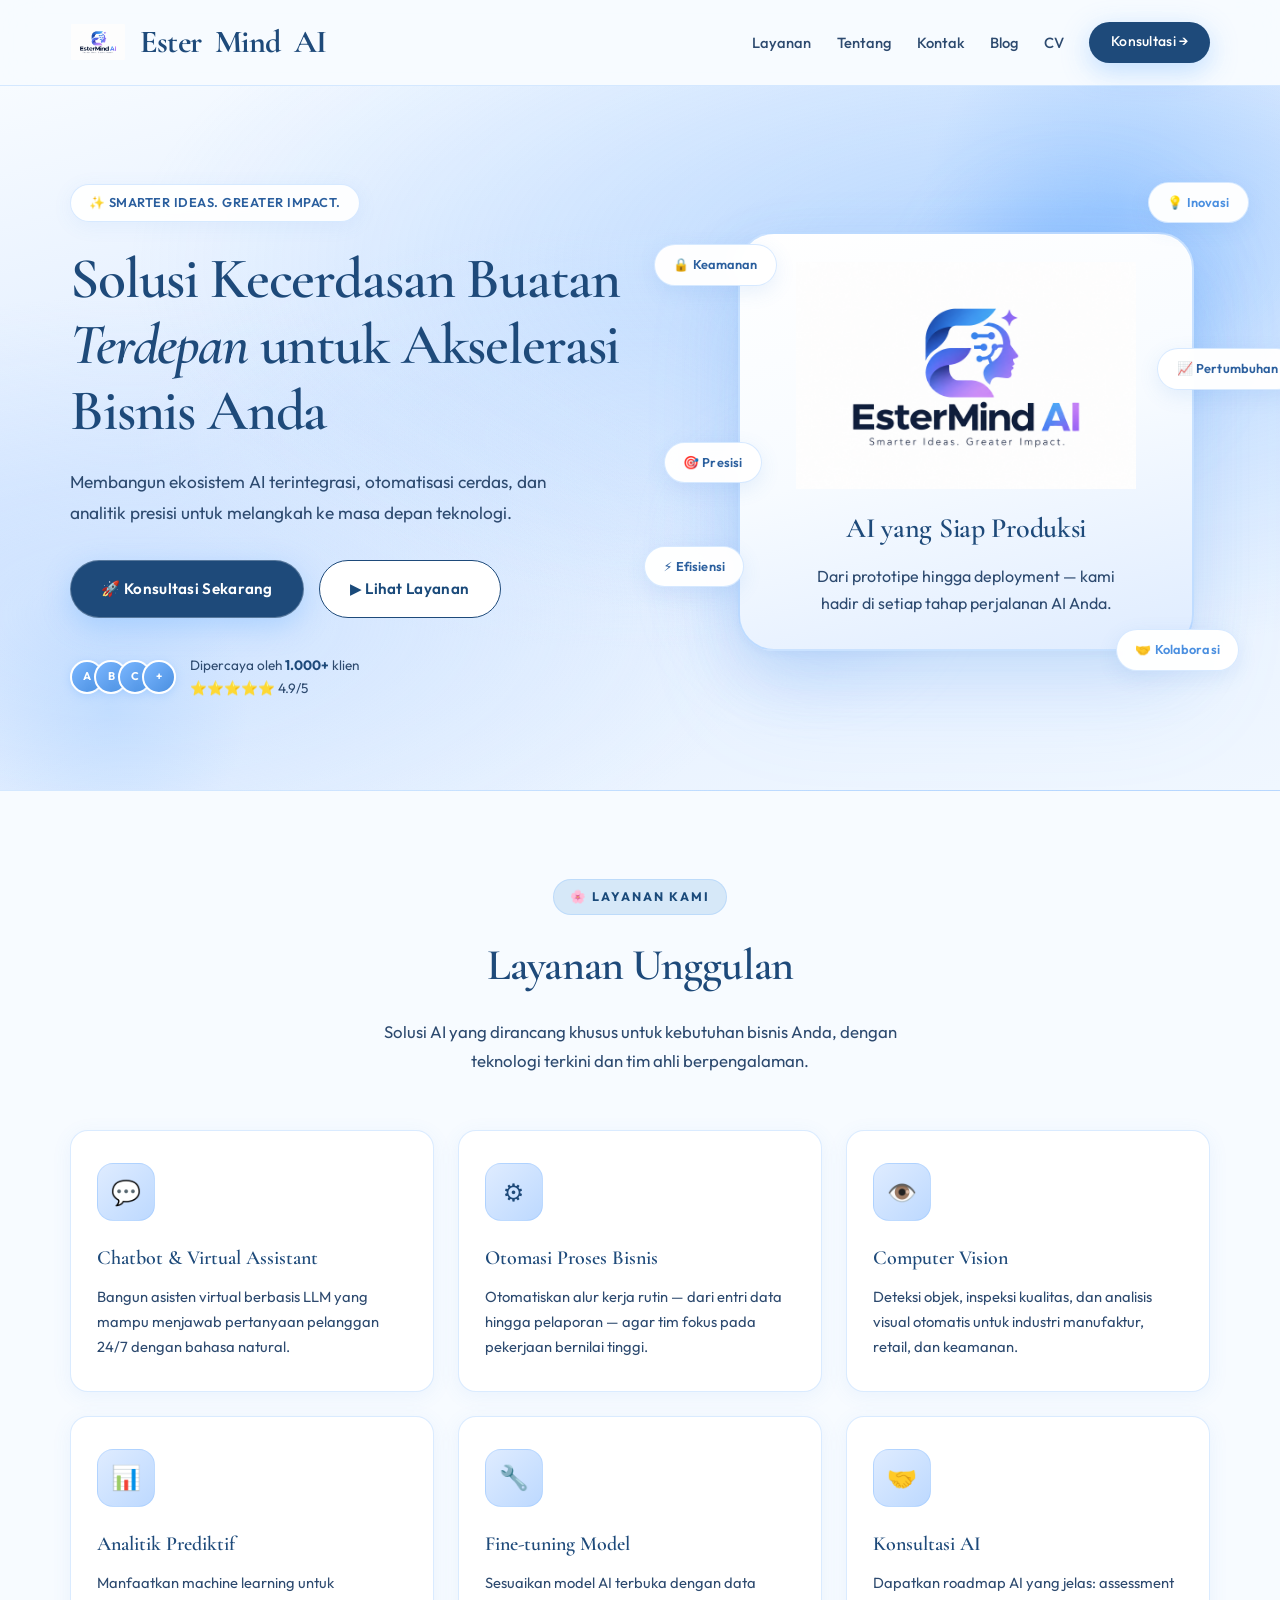
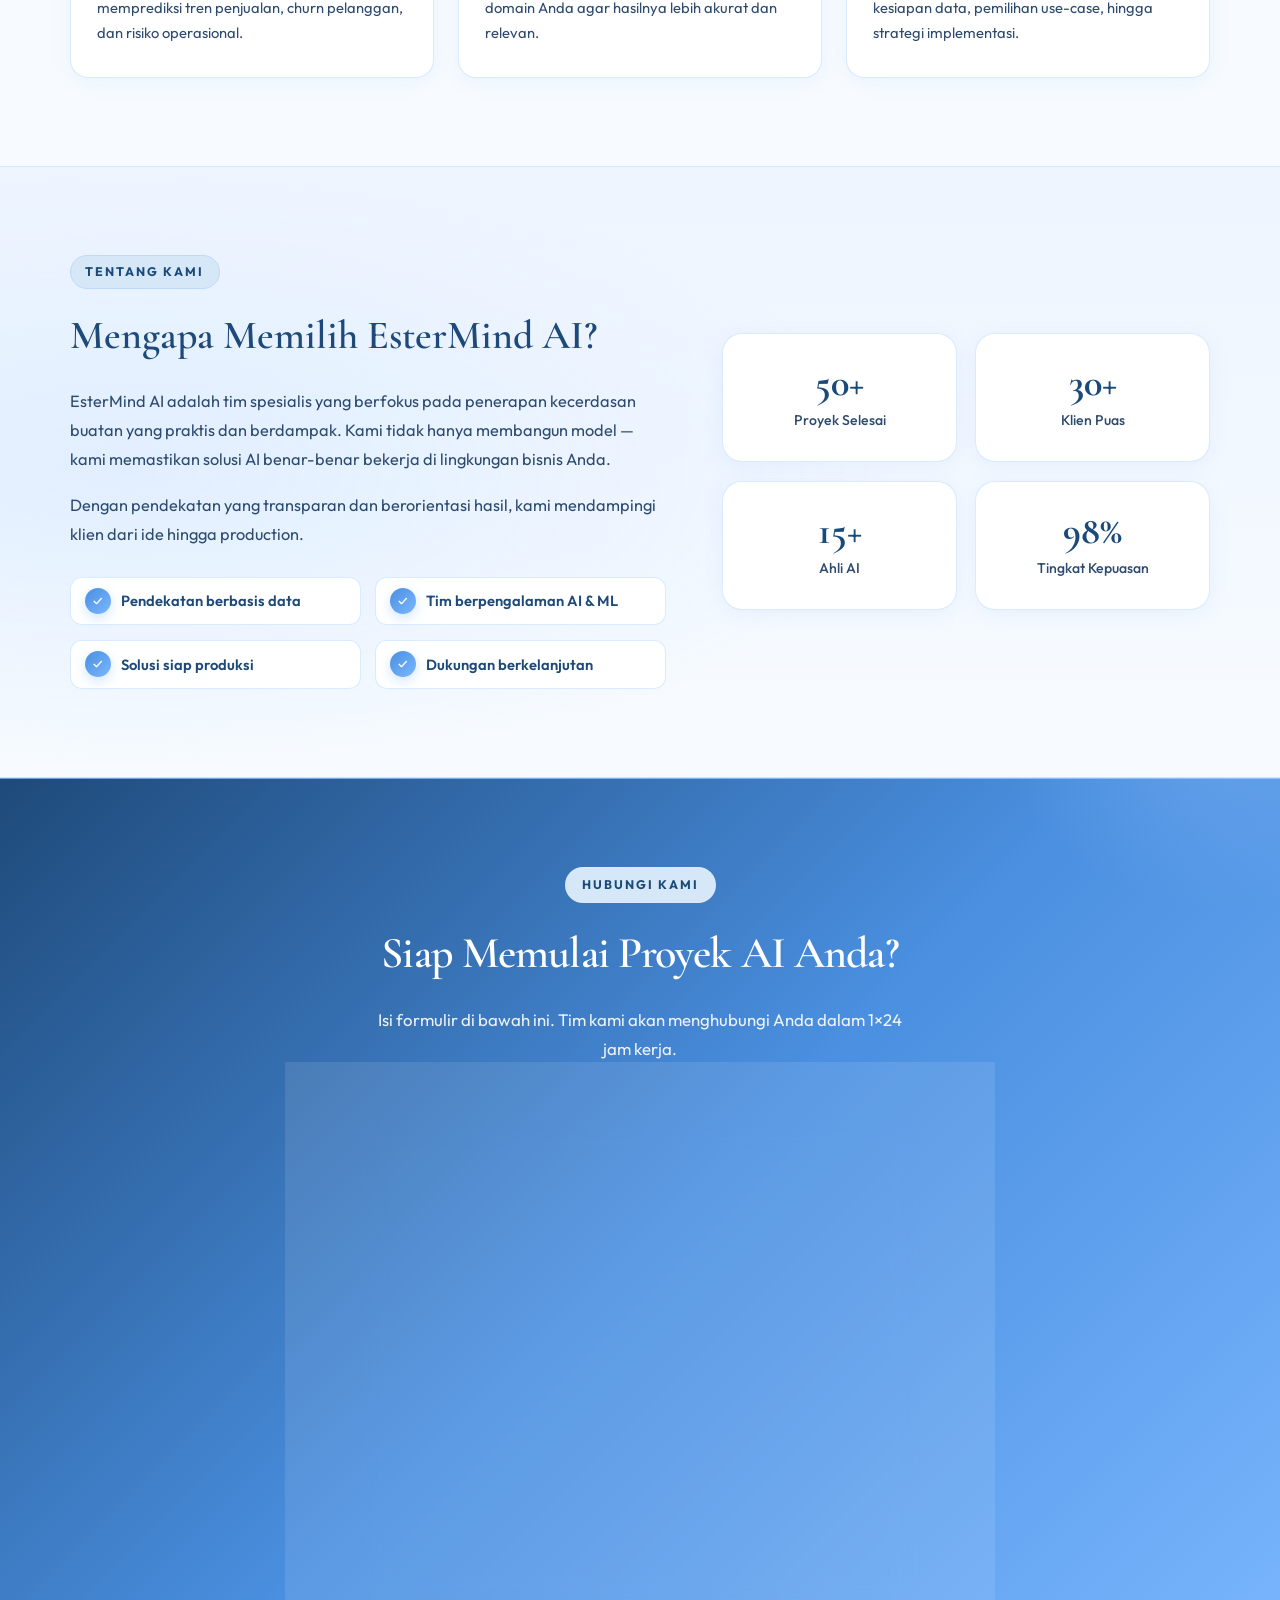
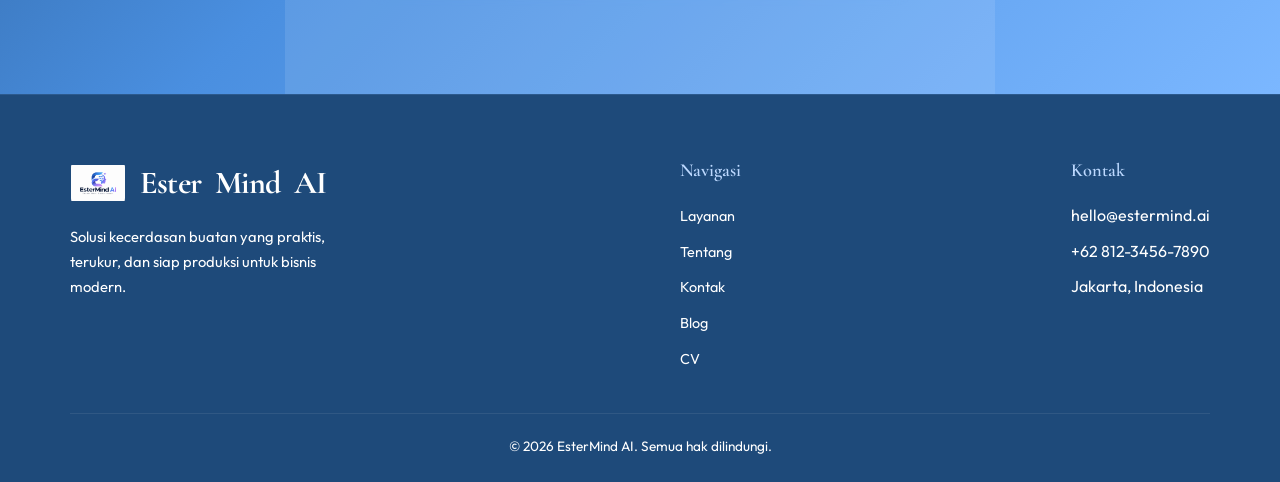
<file: index.html>
<!DOCTYPE html>
<html lang="id">
<head>
  <meta charset="UTF-8">
  <meta name="viewport" content="width=device-width, initial-scale=1.0">
  <title>EsterMind AI — Solusi Kecerdasan Buatan untuk Bisnis Anda</title>
  <meta name="description" content="EsterMind AI menyediakan jasa chatbot, otomasi proses, computer vision, dan konsultasi AI untuk mendorong pertumbuhan bisnis.">
  <link rel="stylesheet" href="assets/css/style.css">
</head>
<body>

  <!-- ========== NAVBAR: navigasi utama sticky ========== -->
  <header class="navbar">
    <div class="nav-container">
      <a href="index.html" class="logo">
        <div class="logo-mark">
          <img src="assets/img/estermind.png" alt="" aria-hidden="true">
        </div>
        Ester<span>Mind</span> AI
      </a>

      <nav aria-label="Navigasi utama">
        <ul class="nav-links" id="navLinks">
          <li><a href="#layanan">Layanan</a></li>
          <li><a href="#tentang">Tentang</a></li>
          <li><a href="#kontak">Kontak</a></li>
          <li><a href="blog.html">Blog</a></li>
          <li><a href="cv.html">CV</a></li>
          <li><a href="#kontak" class="btn btn-primary btn-nav-cta">Konsultasi →</a></li>
        </ul>
      </nav>

      <button class="hamburger" id="hamburger" type="button" aria-label="Buka menu navigasi" aria-expanded="false" aria-controls="navLinks">
        <span></span>
        <span></span>
        <span></span>
      </button>
    </div>
  </header>

  <main id="main-content">

  <!-- ========== HERO: headline + visual brand ========== -->
  <section class="hero">
    <div class="container hero-content">
      <div class="hero-text">
        <span class="badge">✨ Smarter Ideas. Greater Impact.</span>
        <h1>
          Solusi Kecerdasan Buatan <span class="highlight">Terdepan</span> untuk Akselerasi Bisnis Anda
        </h1>
        <p>
          Membangun ekosistem AI terintegrasi, otomatisasi cerdas, dan analitik presisi untuk melangkah ke masa depan teknologi.
        </p>
        <div class="hero-buttons">
          <a href="#kontak" class="btn btn-primary">🚀 Konsultasi Sekarang</a>
          <a href="#layanan" class="btn btn-outline">▶ Lihat Layanan</a>
        </div>
        <div class="hero-trust">
          <div class="hero-avatars">
            <span>A</span>
            <span>B</span>
            <span>C</span>
            <span>+</span>
          </div>
          <div>
            Dipercaya oleh <strong>1.000+</strong> klien<br>
            ⭐⭐⭐⭐⭐ 4.9/5
          </div>
        </div>
      </div>

      <div class="hero-visual">
        <div class="blob blob-1"></div>
        <div class="blob blob-2"></div>
        <div class="blob blob-3"></div>

        <div class="float-pill float-pill-1">💡 Inovasi</div>
        <div class="float-pill float-pill-2">⚡ Efisiensi</div>
        <div class="float-pill float-pill-3">📈 Pertumbuhan</div>
        <div class="float-pill float-pill-4">🔒 Keamanan</div>
        <div class="float-pill float-pill-5">🤝 Kolaborasi</div>
        <div class="float-pill float-pill-6">🎯 Presisi</div>

        <div class="hero-card">
          <div class="icon-circle">
            <img src="assets/img/estermind.png" alt="" aria-hidden="true">
          </div>
          <h2 class="hero-card-title">AI yang Siap Produksi</h2>
          <p>Dari prototipe hingga deployment — kami hadir di setiap tahap perjalanan AI Anda.</p>
        </div>
      </div>
    </div>
  </section>

  <!-- ========== LAYANAN: grid 6 layanan AI ========== -->
  <section class="section" id="layanan">
    <div class="container">
      <div class="section-header">
        <span class="section-label">🌸 Layanan Kami</span>
        <h2>Layanan Unggulan</h2>
        <p>Solusi AI yang dirancang khusus untuk kebutuhan bisnis Anda, dengan teknologi terkini dan tim ahli berpengalaman.</p>
      </div>

      <div class="services-grid">
        <article class="service-card">
          <div class="service-icon">💬</div>
          <h3>Chatbot & Virtual Assistant</h3>
          <p>Bangun asisten virtual berbasis LLM yang mampu menjawab pertanyaan pelanggan 24/7 dengan bahasa natural.</p>
        </article>

        <article class="service-card">
          <div class="service-icon">⚙️</div>
          <h3>Otomasi Proses Bisnis</h3>
          <p>Otomatiskan alur kerja rutin — dari entri data hingga pelaporan — agar tim fokus pada pekerjaan bernilai tinggi.</p>
        </article>

        <article class="service-card">
          <div class="service-icon">👁️</div>
          <h3>Computer Vision</h3>
          <p>Deteksi objek, inspeksi kualitas, dan analisis visual otomatis untuk industri manufaktur, retail, dan keamanan.</p>
        </article>

        <article class="service-card">
          <div class="service-icon">📊</div>
          <h3>Analitik Prediktif</h3>
          <p>Manfaatkan machine learning untuk memprediksi tren penjualan, churn pelanggan, dan risiko operasional.</p>
        </article>

        <article class="service-card">
          <div class="service-icon">🔧</div>
          <h3>Fine-tuning Model</h3>
          <p>Sesuaikan model AI terbuka dengan data domain Anda agar hasilnya lebih akurat dan relevan.</p>
        </article>

        <article class="service-card">
          <div class="service-icon">🤝</div>
          <h3>Konsultasi AI</h3>
          <p>Dapatkan roadmap AI yang jelas: assessment kesiapan data, pemilihan use-case, hingga strategi implementasi.</p>
        </article>
      </div>
    </div>
  </section>

  <!-- ========== TENTANG: alasan memilih + statistik ========== -->
  <section class="section about" id="tentang">
    <div class="container about-content">
      <div class="about-text">
        <span class="section-label">Tentang Kami</span>
        <h2>Mengapa Memilih EsterMind AI?</h2>
        <p>
          EsterMind AI adalah tim spesialis yang berfokus pada penerapan kecerdasan buatan yang praktis dan berdampak. Kami tidak hanya membangun model — kami memastikan solusi AI benar-benar bekerja di lingkungan bisnis Anda.
        </p>
        <p>
          Dengan pendekatan yang transparan dan berorientasi hasil, kami mendampingi klien dari ide hingga production.
        </p>

        <div class="about-features">
          <div class="feature-item">
            <span class="check">✓</span>
            <span>Pendekatan berbasis data</span>
          </div>
          <div class="feature-item">
            <span class="check">✓</span>
            <span>Tim berpengalaman AI & ML</span>
          </div>
          <div class="feature-item">
            <span class="check">✓</span>
            <span>Solusi siap produksi</span>
          </div>
          <div class="feature-item">
            <span class="check">✓</span>
            <span>Dukungan berkelanjutan</span>
          </div>
        </div>
      </div>

      <div class="about-stats">
        <div class="stat-card">
          <div class="stat-number">50+</div>
          <div class="stat-label">Proyek Selesai</div>
        </div>
        <div class="stat-card">
          <div class="stat-number">30+</div>
          <div class="stat-label">Klien Puas</div>
        </div>
        <div class="stat-card">
          <div class="stat-number">15+</div>
          <div class="stat-label">Ahli AI</div>
        </div>
        <div class="stat-card">
          <div class="stat-number">98%</div>
          <div class="stat-label">Tingkat Kepuasan</div>
        </div>
      </div>
    </div>
  </section>

  <!-- ========== KONTAK: formulir konsultasi ========== -->
  <section class="section contact" id="kontak">
    <div class="container">
      <div class="section-header">
        <span class="section-label">Hubungi Kami</span>
        <h2>Siap Memulai Proyek AI Anda?</h2>
        <p>Isi formulir di bawah ini. Tim kami akan menghubungi Anda dalam 1×24 jam kerja.</p>
      </div>

      <form class="contact-form" action="#" method="post">
        <div class="form-group">
          <label for="nama">Nama Lengkap</label>
          <input type="text" id="nama" name="nama" placeholder="Masukkan nama Anda" required>
        </div>
        <div class="form-group">
          <label for="email">Email</label>
          <input type="email" id="email" name="email" placeholder="nama@perusahaan.com" required>
        </div>
        <div class="form-group">
          <label for="pesan">Pesan</label>
          <textarea id="pesan" name="pesan" placeholder="Ceritakan kebutuhan AI Anda..." required></textarea>
        </div>
        <button type="submit" class="btn btn-primary">Kirim Pesan →</button>
      </form>
    </div>
  </section>

  </main>

  <!-- ========== FOOTER ========== -->
  <footer class="footer" role="contentinfo">
    <div class="container">
      <div class="footer-content">
        <div class="footer-brand">
          <a href="index.html" class="logo">
            <div class="logo-mark">
              <img src="assets/img/estermind.png" alt="" aria-hidden="true">
            </div>
            Ester<span>Mind</span> AI
          </a>
          <p>Solusi kecerdasan buatan yang praktis, terukur, dan siap produksi untuk bisnis modern.</p>
        </div>

        <div class="footer-links">
          <h3>Navigasi</h3>
          <ul>
            <li><a href="#layanan">Layanan</a></li>
            <li><a href="#tentang">Tentang</a></li>
            <li><a href="#kontak">Kontak</a></li>
            <li><a href="blog.html">Blog</a></li>
            <li><a href="cv.html">CV</a></li>
          </ul>
        </div>

        <div class="footer-links">
          <h3>Kontak</h3>
          <ul>
            <li>hello@estermind.ai</li>
            <li>+62 812-3456-7890</li>
            <li>Jakarta, Indonesia</li>
          </ul>
        </div>
      </div>

      <div class="footer-bottom">
        <p>&copy; 2026 EsterMind AI. Semua hak dilindungi.</p>
      </div>
    </div>
  </footer>

  <script>
    const hamburger = document.getElementById("hamburger");
    const navLinks = document.getElementById("navLinks");
    hamburger.addEventListener("click", () => {
      const open = navLinks.classList.toggle("open");
      hamburger.setAttribute("aria-expanded", open);
    });
  </script>
</body>
</html>
</file>
<file: assets/css/style.css>
/* ========================================
   EsterMind AI — Soft Bright Blue Theme
   Palette: #7BB7FF #9CC9FF #BDD9FF #DFECFF
   ======================================== */

@import url('https://fonts.googleapis.com/css2?family=Cormorant+Garamond:ital,wght@0,500;0,600;0,700;1,500;1,600&family=Outfit:wght@300;400;500;600;700;800&display=swap');

:root {
  --blue: #7BB7FF;
  --blue-mid: #9CC9FF;
  --blue-soft: #BDD9FF;
  --blue-pale: #DFECFF;

  --blue-deep: #4A8FE0;
  --navy: #2B5F9E;
  --navy-dark: #1E4A7A;

  --bg: #F7FBFF;
  --bg-soft: #EEF5FF;
  --ivory: #ffffff;
  --white: #ffffff;

  --text: #1E4A7A;
  --text-soft: #2D4A6F;
  --text-muted: #2D4A6F;

  --border: rgba(123, 183, 255, 0.28);
  --border-soft: rgba(156, 201, 255, 0.4);

  --shadow-sm: 0 4px 20px rgba(74, 143, 224, 0.08);
  --shadow: 0 12px 40px rgba(74, 143, 224, 0.12);
  --shadow-lg: 0 24px 64px rgba(74, 143, 224, 0.16);

  --radius: 18px;
  --radius-lg: 28px;
  --radius-full: 999px;
  --transition: all 0.35s cubic-bezier(0.4, 0, 0.2, 1);

  --font-display: "Cormorant Garamond", Georgia, serif;
  --font-body: "Outfit", system-ui, sans-serif;
}

*, *::before, *::after { margin: 0; padding: 0; box-sizing: border-box; }
html { scroll-behavior: smooth; }
body {
  font-family: var(--font-body);
  color: var(--text);
  background: var(--bg);
  line-height: 1.7;
  font-size: 16px;
  overflow-x: hidden;
}
img { max-width: 100%; display: block; }
a { text-decoration: none; color: inherit; }
ul { list-style: none; }
.container { width: min(92%, 1140px); margin: 0 auto; }

.btn {
  display: inline-flex; align-items: center; gap: 0.5rem;
  padding: 0.95rem 1.9rem; border-radius: var(--radius-full);
  font-weight: 600; font-size: 0.95rem; font-family: var(--font-body);
  transition: var(--transition); cursor: pointer; border: none; letter-spacing: 0.02em;
}
.btn-primary {
  background: #1E4A7A;
  color: #ffffff;
  box-shadow: 0 8px 28px rgba(123, 183, 255, 0.45);
  border: 1px solid rgba(255, 255, 255, 0.25);
}
.btn-primary:hover {
  transform: translateY(-3px);
  box-shadow: 0 14px 36px rgba(123, 183, 255, 0.55);
}
.btn-outline {
  background: #ffffff;
  color: #1A4A7A;
  border: 1.5px solid #1E4A7A;
  backdrop-filter: blur(10px);
}
.btn-outline:hover {
  background: var(--white);
  border-color: var(--blue);
  color: var(--blue-deep);
  transform: translateY(-2px);
  box-shadow: var(--shadow-sm);
}

/* ---------- NAVBAR ---------- */
.navbar {
  position: sticky; top: 0; z-index: 1000;
  background: rgba(247, 251, 255, 0.9);
  backdrop-filter: blur(18px); -webkit-backdrop-filter: blur(18px);
  border-bottom: 1px solid var(--border);
  padding: 0.9rem 0;
}
.nav-container {
  display: flex; align-items: center; justify-content: space-between;
  width: min(92%, 1140px); margin: 0 auto;
}
.logo {
  display: flex; align-items: center; gap: 0.85rem;
  font-family: var(--font-display); font-weight: 700; font-size: 2rem;
  color: var(--navy-dark); letter-spacing: -0.02em;
}
.logo-mark {
  width: 56px; height: 56px; border-radius: 14px;
  background: transparent;
  display: flex; align-items: center; justify-content: center;
  overflow: visible; position: relative;
  border: none; box-shadow: none;
}
.logo-mark img,
.logo-mark svg {
  width: 54px; height: 54px; object-fit: contain;
  filter: none;
  border-radius: 12px;
}
.logo-mark::after { display: none; }
.logo span {
  color: #1E4A7A;
  -webkit-text-fill-color: #1E4A7A;
  background: none;
}
.nav-links { display: flex; align-items: center; gap: 1.6rem; }
.nav-links a {
  font-weight: 500; font-size: 0.92rem; color: #2D4A6F;
  transition: var(--transition); position: relative;
}
.nav-links a:not(.btn)::after {
  content: ""; position: absolute; left: 0; bottom: -5px; width: 0; height: 2px;
  background: linear-gradient(90deg, var(--blue-deep), var(--blue));
  border-radius: 2px; transition: width 0.3s ease;
}
.nav-links a:not(.btn):hover { color: var(--blue-deep); }
.nav-links a:not(.btn):hover::after { width: 100%; }

/* Tombol di navbar harus tetap teks putih */
.nav-links a.btn,
.nav-links a.btn-primary,
.nav-links .btn-primary {
  color: #ffffff !important;
  -webkit-text-fill-color: #ffffff !important;
  background: #1E4A7A !important;
  border: none;
}
.nav-links a.btn:hover,
.nav-links a.btn-primary:hover {
  color: #ffffff !important;
  -webkit-text-fill-color: #ffffff !important;
  background: #143356 !important;
}
.nav-links a.btn::after,
.nav-links a.btn-primary::after {
  display: none !important;
}

.hamburger {
  display: none; flex-direction: column; gap: 5px; cursor: pointer;
  background: none; border: none; padding: 4px;
}
.hamburger span {
  display: block; width: 24px; height: 2.5px; background: var(--text);
  border-radius: 3px; transition: var(--transition);
}

/* ---------- HERO ---------- */
.hero {
  position: relative; padding: 6rem 0 5.5rem;
  background:
    radial-gradient(ellipse 70% 55% at 80% 25%, rgba(123, 183, 255, 0.4), transparent),
    radial-gradient(ellipse 50% 45% at 10% 75%, rgba(189, 217, 255, 0.55), transparent),
    radial-gradient(ellipse 40% 30% at 50% 50%, rgba(223, 236, 255, 0.6), transparent),
    linear-gradient(165deg, #F7FBFF 0%, #DFECFF 40%, #F0F7FF 100%);
  overflow: hidden; border-bottom: 1px solid var(--border);
}
.hero::before {
  content: ""; position: absolute; top: -80px; right: -40px;
  width: 400px; height: 400px;
  background: radial-gradient(circle, rgba(123, 183, 255, 0.4), transparent 70%);
  border-radius: 50%; pointer-events: none;
}
.hero::after {
  content: ""; position: absolute; bottom: -60px; left: -30px;
  width: 280px; height: 280px;
  background: radial-gradient(circle, rgba(156, 201, 255, 0.35), transparent 70%);
  border-radius: 50%; pointer-events: none;
}
.hero-content {
  display: grid; grid-template-columns: 1.1fr 0.9fr;
  align-items: center; gap: 3.5rem; position: relative; z-index: 1;
}
.hero-text .badge {
  display: inline-flex; align-items: center; gap: 0.45rem;
  background: rgba(255, 255, 255, 0.92);
  border: 1px solid var(--border-soft); color: var(--navy);
  font-size: 0.8rem; font-weight: 600; padding: 0.45rem 1.1rem;
  border-radius: var(--radius-full); margin-bottom: 1.5rem;
  backdrop-filter: blur(8px); box-shadow: var(--shadow-sm);
  letter-spacing: 0.04em; text-transform: uppercase;
}
.hero-text h1 {
  font-family: var(--font-display); font-size: clamp(2.6rem, 5vw, 3.6rem);
  font-weight: 600; line-height: 1.15; margin-bottom: 1.35rem;
  color: var(--navy-dark); letter-spacing: -0.02em;
}
.hero-text h1 .highlight {
  color: #1E4A7A;
  -webkit-text-fill-color: #1E4A7A;
  background: none;
  font-style: italic;
}
.hero-text p {
  font-size: 1.08rem; color: var(--text-soft); margin-bottom: 2rem;
  max-width: 480px; line-height: 1.8;
}
.hero-buttons { display: flex; gap: 0.9rem; flex-wrap: wrap; margin-bottom: 2.2rem; }
.hero-trust { display: flex; align-items: center; gap: 0.9rem; font-size: 0.85rem; color: var(--text-soft); }
.hero-avatars { display: flex; }
.hero-avatars span {
  width: 34px; height: 34px; border-radius: 50%; border: 2.5px solid var(--ivory);
  margin-left: -10px; background: linear-gradient(135deg, var(--blue), var(--blue-deep));
  display: flex; align-items: center; justify-content: center;
  font-size: 0.7rem; color: white; font-weight: 700;
  box-shadow: 0 2px 8px rgba(123, 183, 255, 0.35);
}
.hero-avatars span:first-child { margin-left: 0; }
.hero-trust strong { color: var(--text); font-weight: 700; }

.hero-visual {
  display: flex; justify-content: center; align-items: center;
  position: relative; min-height: 520px; padding: 2rem 1rem;
}


/* Colorful decorative blobs */
.blob {
  position: absolute;
  border-radius: 50%;
  filter: blur(40px);
  z-index: 0;
  pointer-events: none;
}
.blob-1 {
  width: 220px; height: 220px;
  background: rgba(123, 183, 255, 0.55);
  top: 5%; right: 5%;
  animation: float 7s ease-in-out infinite;
}
.blob-2 {
  width: 180px; height: 180px;
  background: rgba(189, 217, 255, 0.7);
  bottom: 10%; left: 0%;
  animation: float 8s ease-in-out 1s infinite;
}
.blob-3 {
  width: 140px; height: 140px;
  background: rgba(156, 201, 255, 0.5);
  top: 40%; left: 15%;
  animation: float 6s ease-in-out 0.5s infinite;
}

/* Checklist float cards */
.float-card {
  position: absolute;
  z-index: 4;
  background: rgba(255, 255, 255, 0.95);
  backdrop-filter: blur(12px);
  border: 1.5px solid rgba(123, 183, 255, 0.35);
  border-radius: 14px;
  padding: 0.65rem 1.1rem;
  font-size: 0.85rem;
  font-weight: 600;
  color: var(--navy);
  box-shadow: 0 8px 28px rgba(74, 143, 224, 0.15);
  display: flex;
  align-items: center;
  gap: 0.5rem;
  white-space: nowrap;
}
.float-card span {
  display: inline-flex;
  align-items: center;
  justify-content: center;
  width: 22px; height: 22px;
  border-radius: 50%;
  background: linear-gradient(135deg, #7BB7FF, #4A8FE0);
  color: white;
  font-size: 0.7rem;
  font-weight: 700;
}
.float-card-1 { top: 8%; right: -2%; animation: float 5.5s ease-in-out 0.2s infinite; }
.float-card-2 { top: 28%; right: -8%; animation: float 6s ease-in-out 0.6s infinite; }
.float-card-3 { top: 48%; right: -4%; animation: float 5.8s ease-in-out 1s infinite; }


.hero-card {
  background: linear-gradient(165deg, #ffffff 0%, #F7FBFF 50%, #DFECFF 100%);
  border: 2px solid rgba(123, 183, 255, 0.4);
  border-radius: 36px;
  padding: 1.75rem 1.5rem 2rem;
  box-shadow:
    0 4px 6px rgba(74, 143, 224, 0.05),
    0 24px 60px rgba(74, 143, 224, 0.16),
    0 48px 100px rgba(123, 183, 255, 0.12),
    inset 0 1px 0 rgba(255, 255, 255, 0.95);
  width: 100%; max-width: 460px;
  text-align: center;
  position: relative;
  animation: float 6s ease-in-out infinite;
  z-index: 2;
}
@keyframes float {
  0%, 100% { transform: translateY(0); }
  50% { transform: translateY(-12px); }
}

.hero-card .icon-circle {
  width: 100%;
  max-width: 340px;
  height: auto;
  background: transparent;
  border-radius: 0;
  display: flex; align-items: center; justify-content: center;
  margin: 0 auto 1rem;
  box-shadow: none;
  position: relative; overflow: visible;
  border: none;
  flex-shrink: 0;
  padding: 0;
}
.hero-card .icon-circle img,
.hero-card .icon-circle svg {
  width: 100%;
  height: auto;
  max-width: 340px;
  min-height: 200px;
  object-fit: contain;
  border-radius: 0;
  filter: none !important;
  border: none !important;
  box-shadow: none;
  background: transparent;
  image-rendering: auto;
}
.hero-card .icon-circle::before { display: none; }
.hero-card h3,
.hero-card .hero-card-title {
  font-family: var(--font-display); font-size: 1.75rem; font-weight: 600;
  margin-bottom: 0.65rem; color: var(--navy-dark);
  letter-spacing: -0.01em;
}
.hero-card p {
  color: var(--text-soft); font-size: 1rem; line-height: 1.7;
  max-width: 300px; margin: 0 auto;
}

.float-pill {
  position: absolute;
  background: rgba(255, 255, 255, 0.97);
  backdrop-filter: blur(14px);
  border: 1px solid rgba(123, 183, 255, 0.3);
  border-radius: var(--radius-full);
  padding: 0.55rem 1.15rem;
  font-size: 0.8rem;
  font-weight: 600;
  color: var(--navy);
  box-shadow: 0 6px 20px rgba(74, 143, 224, 0.12);
  white-space: nowrap;
  z-index: 3;
  letter-spacing: 0.01em;
}
.float-pill-1 { top: 0%; right: -8%; animation: float 5s ease-in-out 0.3s infinite; color: var(--blue-deep); }
.float-pill-2 { bottom: 22%; left: -16%; animation: float 5.5s ease-in-out 0.8s infinite; }
.float-pill-3 { top: 32%; right: -18%; animation: float 6s ease-in-out 0.2s infinite; }
.float-pill-4 { top: 12%; left: -14%; animation: float 5.2s ease-in-out 1.1s infinite; color: var(--navy); }
.float-pill-5 { bottom: 6%; right: -6%; animation: float 5.8s ease-in-out 0.5s infinite; color: var(--blue-deep); }
.float-pill-6 { bottom: 42%; left: -12%; animation: float 6.2s ease-in-out 0.9s infinite; }

/* ---------- Sections ---------- */
.section { padding: 5.5rem 0; }
.section-header { text-align: center; margin-bottom: 3.4rem; }
.section-header .section-label {
  display: inline-flex; align-items: center; gap: 0.35rem; color: #1E4A7A;
  font-weight: 700; font-size: 0.78rem; text-transform: uppercase; letter-spacing: 2px;
  margin-bottom: 0.85rem; background: #D6E8F8; padding: 0.4rem 1rem;
  border-radius: var(--radius-full); border: 1px solid var(--border);
}
.section-header h2 {
  font-family: var(--font-display); font-size: clamp(2rem, 3.8vw, 2.75rem);
  font-weight: 600; margin-bottom: 0.85rem; color: var(--navy-dark); letter-spacing: -0.02em;
}
.section-header p {
  color: var(--text-soft); max-width: 540px; margin: 0 auto; font-size: 1.05rem; line-height: 1.75;
}

.services-grid { display: grid; grid-template-columns: repeat(3, 1fr); gap: 1.5rem; }
.service-card {
  background: var(--ivory); border: 1.5px solid var(--border); border-radius: var(--radius);
  padding: 2rem 1.6rem; transition: var(--transition); text-align: left;
  position: relative; overflow: hidden; box-shadow: var(--shadow-sm);
}
.service-card::before {
  content: ""; position: absolute; top: 0; left: 0; right: 0; height: 3px;
  background: linear-gradient(90deg, var(--blue-deep), var(--blue)); opacity: 0; transition: var(--transition);
}
.service-card:hover {
  transform: translateY(-8px); box-shadow: var(--shadow); border-color: rgba(123, 183, 255, 0.5);
}
.service-card:hover::before { opacity: 1; }
.service-card .service-icon {
  width: 58px; height: 58px;
  background: linear-gradient(135deg, var(--blue-pale), var(--blue-soft));
  border: 1px solid var(--border); border-radius: 16px;
  display: flex; align-items: center; justify-content: center; margin-bottom: 1.25rem; font-size: 1.5rem;
}
.service-card h3 {
  font-family: var(--font-display); font-size: 1.25rem; font-weight: 600;
  margin-bottom: 0.55rem; color: var(--navy-dark);
}
.service-card p { color: var(--text-soft); font-size: 0.92rem; line-height: 1.7; }

.about {
  background: radial-gradient(ellipse 60% 50% at 10% 50%, rgba(123, 183, 255, 0.15), transparent),
    linear-gradient(180deg, var(--bg-soft) 0%, var(--bg) 100%);
  border-top: 1px solid var(--border); border-bottom: 1px solid var(--border);
}
.about-content { display: grid; grid-template-columns: 1.1fr 0.9fr; align-items: center; gap: 3.5rem; }
.about-text .section-label {
  display: inline-flex; color: #1A4A7A; font-weight: 700; font-size: 0.78rem;
  text-transform: uppercase; letter-spacing: 2px; margin-bottom: 0.75rem;
  background: #D6E8F8; padding: 0.35rem 0.9rem; border-radius: var(--radius-full);
  border: 1px solid #BDD9FF;
}
.about-text h2 {
  font-family: var(--font-display); font-size: clamp(1.9rem, 3.2vw, 2.5rem);
  font-weight: 600; margin-bottom: 1.1rem; color: var(--navy-dark);
}
.about-text p { color: var(--text-soft); margin-bottom: 1rem; font-size: 1.02rem; line-height: 1.8; }
.about-features { display: grid; grid-template-columns: 1fr 1fr; gap: 0.9rem; margin-top: 1.7rem; }
.feature-item {
  display: flex; align-items: center; gap: 0.65rem; font-weight: 600; font-size: 0.92rem;
  color: var(--text); padding: 0.65rem 0.85rem; background: var(--ivory);
  border: 1px solid var(--border); border-radius: 12px; transition: var(--transition);
}
.feature-item:hover { border-color: rgba(123, 183, 255, 0.5); box-shadow: var(--shadow-sm); }
.feature-item .check {
  width: 26px; height: 26px; background: linear-gradient(135deg, var(--blue-deep), var(--blue));
  color: var(--white); border-radius: 50%; display: flex; align-items: center; justify-content: center;
  font-size: 0.72rem; flex-shrink: 0; box-shadow: 0 4px 12px rgba(123, 183, 255, 0.35);
}
.about-stats { display: grid; grid-template-columns: 1fr 1fr; gap: 1.15rem; }
.stat-card {
  background: var(--ivory); border-radius: 20px; padding: 1.75rem 1.3rem; text-align: center;
  box-shadow: var(--shadow-sm); border: 1.5px solid var(--border); transition: var(--transition);
}
.stat-card:hover { transform: translateY(-5px); box-shadow: var(--shadow); border-color: var(--blue); }
.stat-card .stat-number {
  font-family: var(--font-display); font-size: 2.4rem; font-weight: 700;
  color: #1A4A7A;
  -webkit-text-fill-color: #1A4A7A;
  background: none;
  margin-bottom: 0.3rem; line-height: 1.1;
}
.stat-card .stat-label { color: var(--text-soft); font-size: 0.88rem; font-weight: 500; }

.contact {
  background: linear-gradient(135deg, var(--navy-dark) 0%, var(--blue-deep) 50%, var(--blue) 100%);
  color: var(--white); position: relative; overflow: hidden;
  border-top: 1px solid rgba(189, 217, 255, 0.3);
}
.contact::before {
  content: ""; position: absolute; top: -40%; right: -15%; width: 500px; height: 500px;
  background: radial-gradient(circle, rgba(189, 217, 255, 0.25), transparent 70%); border-radius: 50%;
}
.contact .section-header .section-label {
  background: rgba(255, 255, 255, 0.15); color: var(--blue-pale); border-color: rgba(223, 236, 255, 0.35);
}
.contact .section-header h2, .contact .section-header p { color: var(--white); }
.contact .section-header p { opacity: 0.9; }
.contact-form {
  max-width: 560px; margin: 0 auto; display: flex; flex-direction: column; gap: 1.1rem;
  position: relative; z-index: 1; background: rgba(255, 255, 255, 0.1);
  border: 1.5px solid rgba(255, 255, 255, 0.2); border-radius: var(--radius-lg);
  padding: 2rem; backdrop-filter: blur(12px); box-shadow: 0 20px 50px rgba(0, 0, 0, 0.12);
}
.form-group { display: flex; flex-direction: column; gap: 0.4rem; }
.form-group label { font-weight: 500; font-size: 0.9rem; opacity: 1; color: #ffffff; }
.form-group input, .form-group textarea {
  padding: 0.95rem 1.2rem; border: 1.5px solid rgba(255, 255, 255, 0.25);
  border-radius: 14px; font-family: inherit; font-size: 0.95rem; outline: none;
  background: rgba(255, 255, 255, 0.12); color: var(--white); transition: var(--transition);
}
.form-group input::placeholder, .form-group textarea::placeholder { color: rgba(255, 255, 255, 0.5); }
.form-group input:focus, .form-group textarea:focus {
  background: rgba(255, 255, 255, 0.18); border-color: var(--blue-pale);
  box-shadow: 0 0 0 3px rgba(189, 217, 255, 0.3);
}
.form-group textarea { resize: vertical; min-height: 120px; }
.contact-form .btn-primary {
  background: linear-gradient(135deg, var(--blue-pale) 0%, var(--blue) 100%);
  color: var(--navy-dark); align-self: flex-start; margin-top: 0.3rem;
  box-shadow: 0 8px 24px rgba(123, 183, 255, 0.35); border: none;
}
.contact-form .btn-primary:hover { background: var(--blue-pale); transform: translateY(-2px); }

.footer {
  background: var(--navy-dark); color: #ffffff;
  padding: 3.75rem 0 1.5rem; border-top: 1px solid rgba(123, 183, 255, 0.15);
}
.footer-content {
  display: flex; justify-content: space-between; align-items: flex-start;
  gap: 2rem; margin-bottom: 2.5rem; flex-wrap: wrap;
}
.footer-brand .logo { color: var(--white); margin-bottom: 0.8rem; }
.footer-brand .logo span {
  color: #ffffff;
  -webkit-text-fill-color: #ffffff;
  background: none;
}
.footer-brand p { font-size: 0.92rem; max-width: 280px; line-height: 1.7; }
.footer-links h3, .footer-links h4 {
  color: var(--blue-soft); font-family: var(--font-display);
  font-size: 1.15rem; font-weight: 600; margin-bottom: 0.95rem;
}
.footer-links ul { display: flex; flex-direction: column; gap: 0.55rem; }
.footer-links a { font-size: 0.9rem; transition: var(--transition); color: #ffffff; }
.footer-links li { color: #ffffff; }
.footer-links a:hover { color: var(--blue-soft); }
.footer-bottom {
  border-top: 1px solid rgba(255, 255, 255, 0.08); padding-top: 1.35rem;
  text-align: center; font-size: 0.85rem;
}

@media (max-width: 960px) {
  .hero-content { grid-template-columns: 1fr; text-align: center; }
  .hero-text p { margin-left: auto; margin-right: auto; }
  .hero-buttons, .hero-trust { justify-content: center; }
  .services-grid { grid-template-columns: 1fr 1fr; }
  .about-content { grid-template-columns: 1fr; }
  .float-pill { font-size: 0.72rem; padding: 0.4rem 0.85rem; }
  .float-pill-4, .float-pill-5, .float-pill-6, .float-card { display: none; }
}
@media (max-width: 680px) {
  .nav-links {
    display: none; position: absolute; top: 100%; left: 0; right: 0;
    background: rgba(247, 251, 255, 0.98); flex-direction: column; padding: 1.5rem;
    box-shadow: var(--shadow); gap: 1rem; border-bottom: 1px solid var(--border);
  }
  .nav-links.open { display: flex; }
  .hamburger { display: flex; }
  .logo { font-size: 1.5rem; }
  .logo-mark { width: 40px; height: 40px; }
  .logo-mark img, .logo-mark svg { width: 38px; height: 38px; }
  .hero { padding: 3.5rem 0 3.25rem; }
  .hero-text h1 { font-size: 2.15rem; }
  .services-grid { grid-template-columns: 1fr; }
  .about-features { grid-template-columns: 1fr; }
  .section { padding: 3.75rem 0; }
  .contact-form { padding: 1.5rem; }
}
/* Global section-label contrast (WCAG AA) */
.section-label,
.about-text .section-label,
.section-header .section-label {
  color: #1A4A7A !important;
  background: #D6E8F8 !important;
}

.btn-nav-cta {
  padding: 0.55rem 1.35rem !important;
  font-size: 0.875rem !important;
}
</file>
